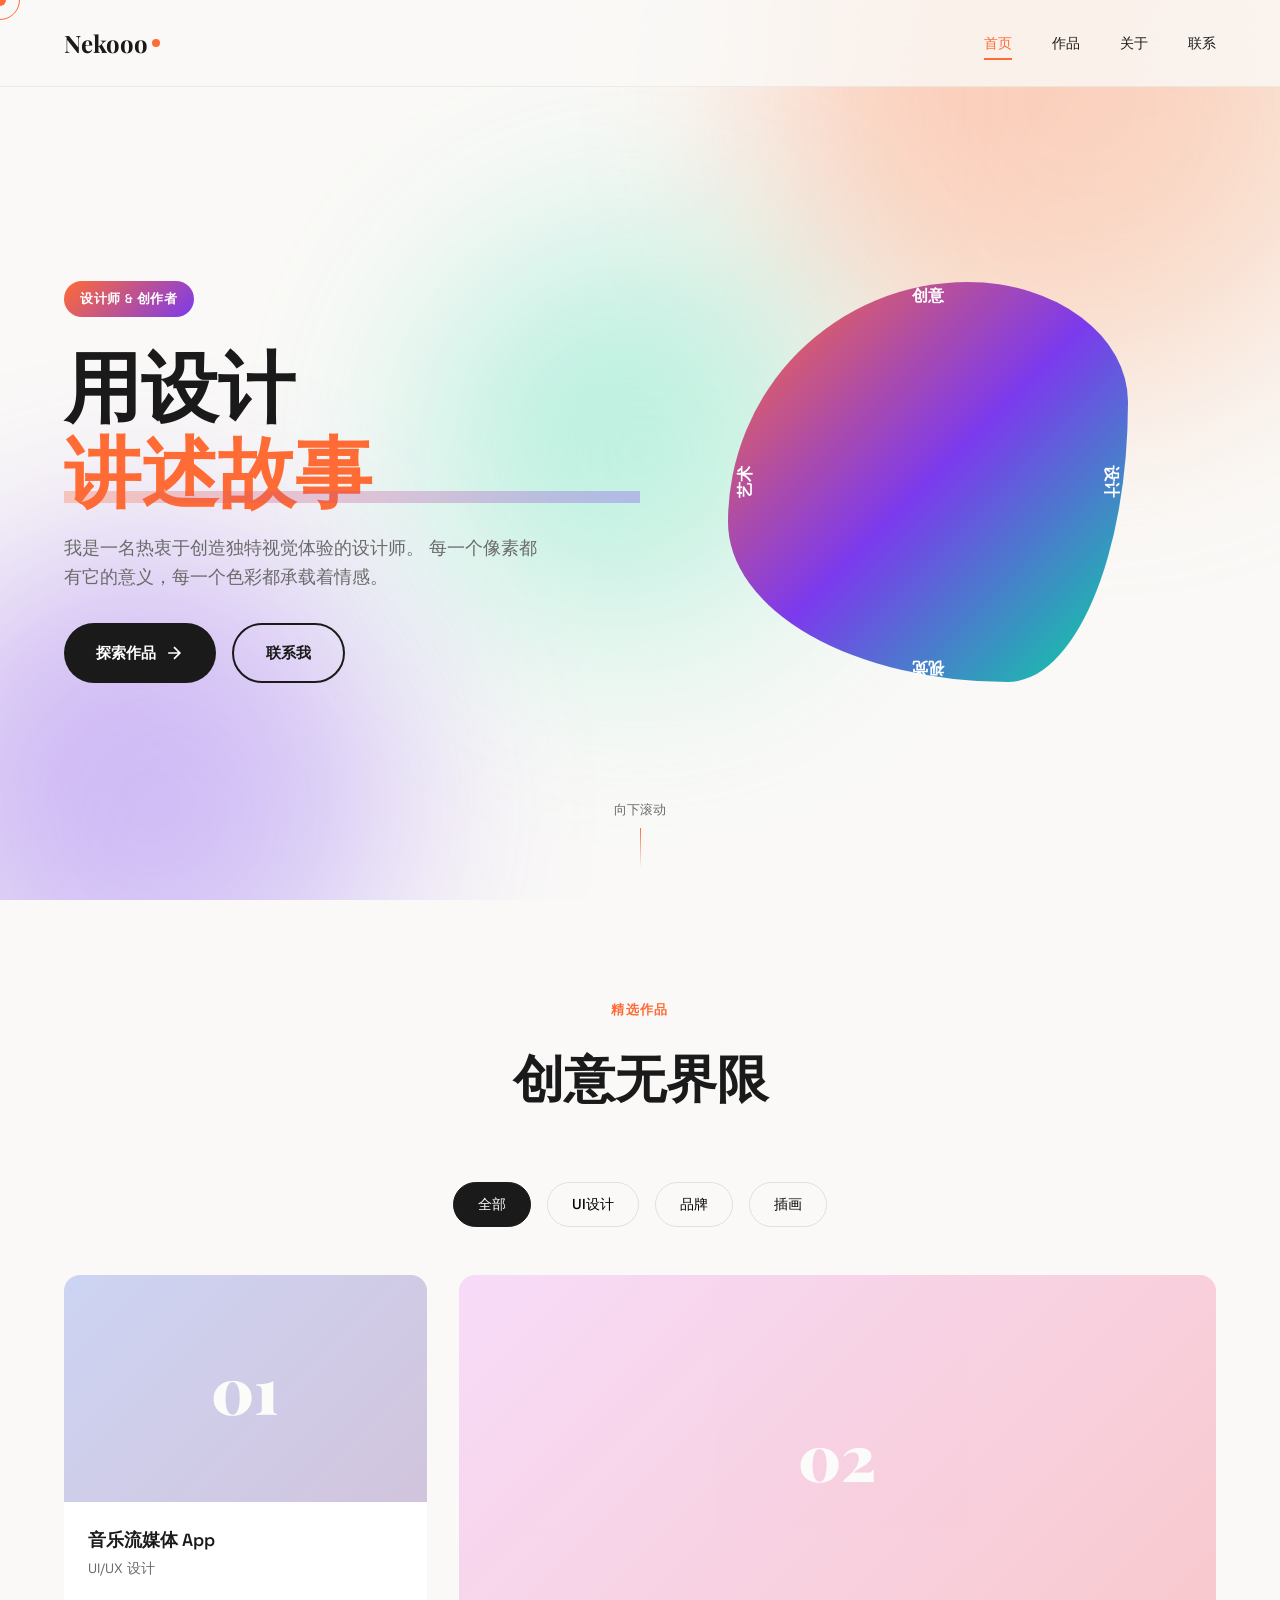
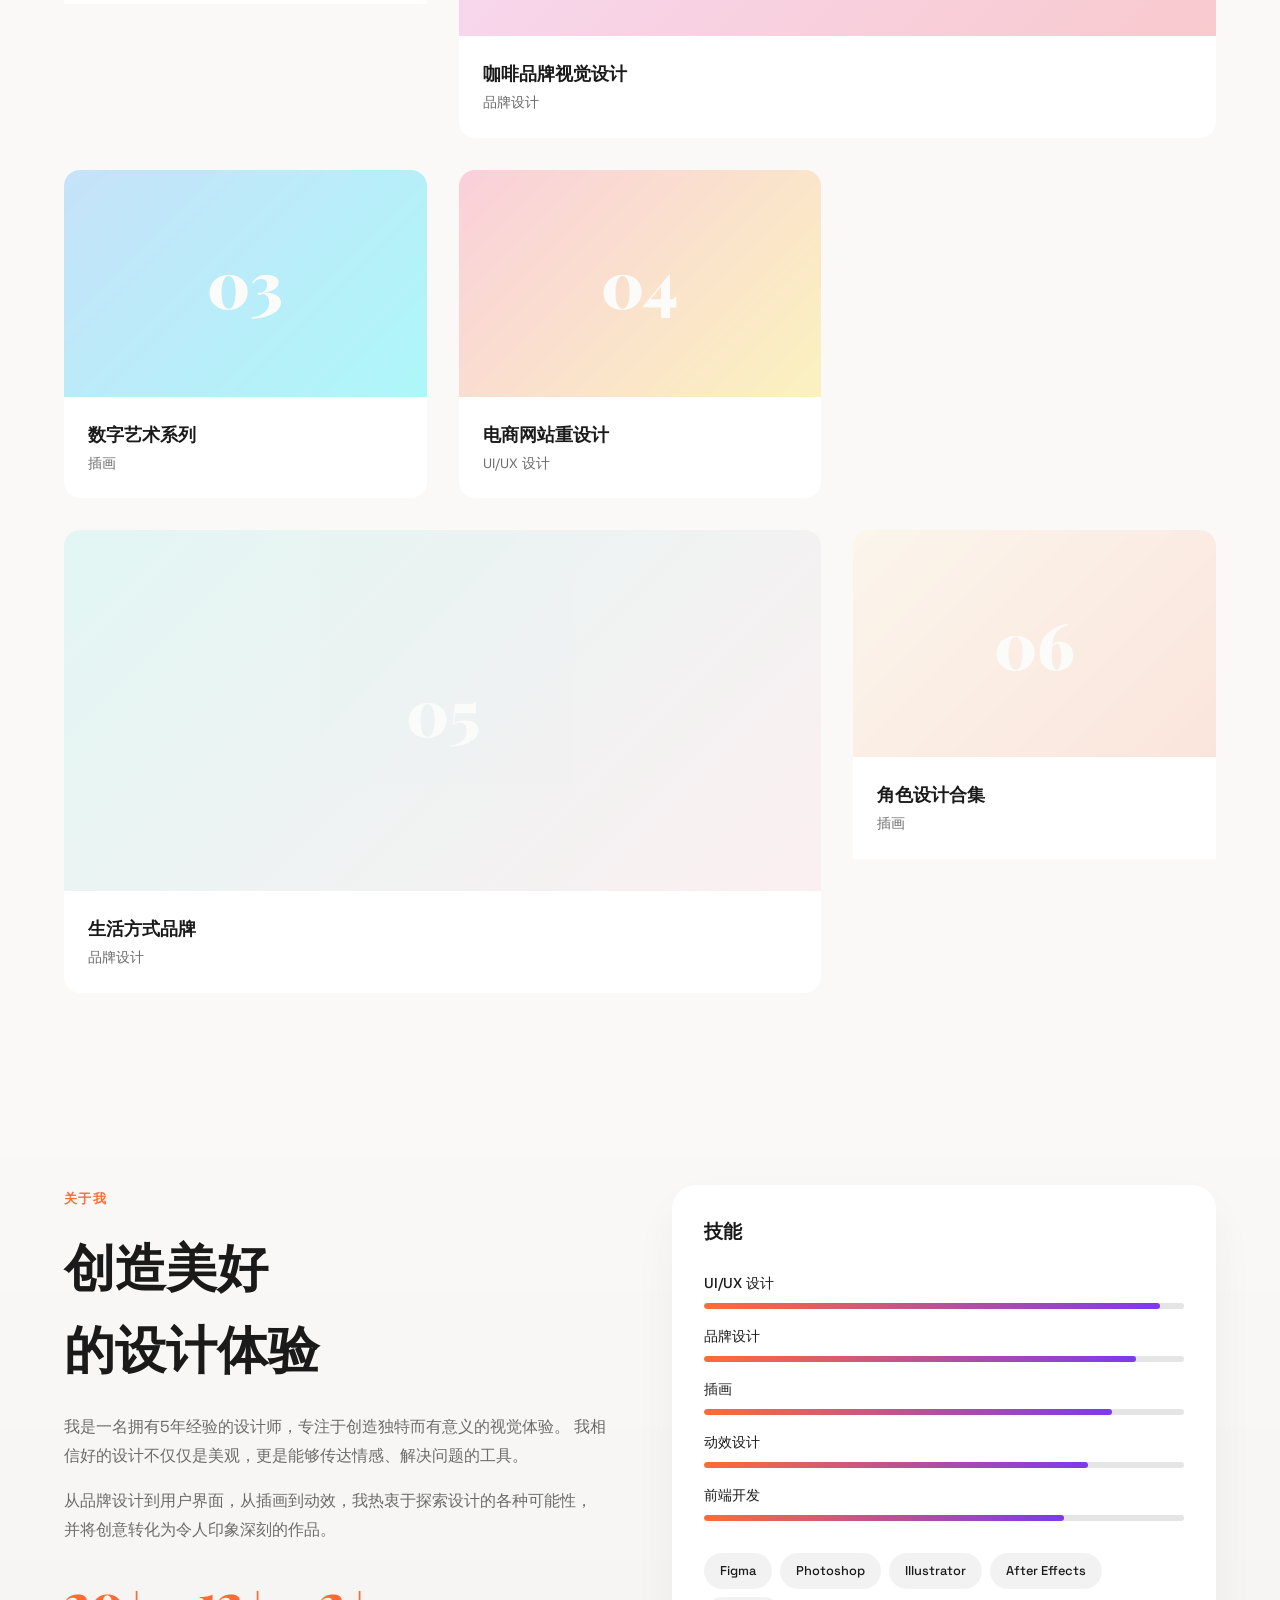
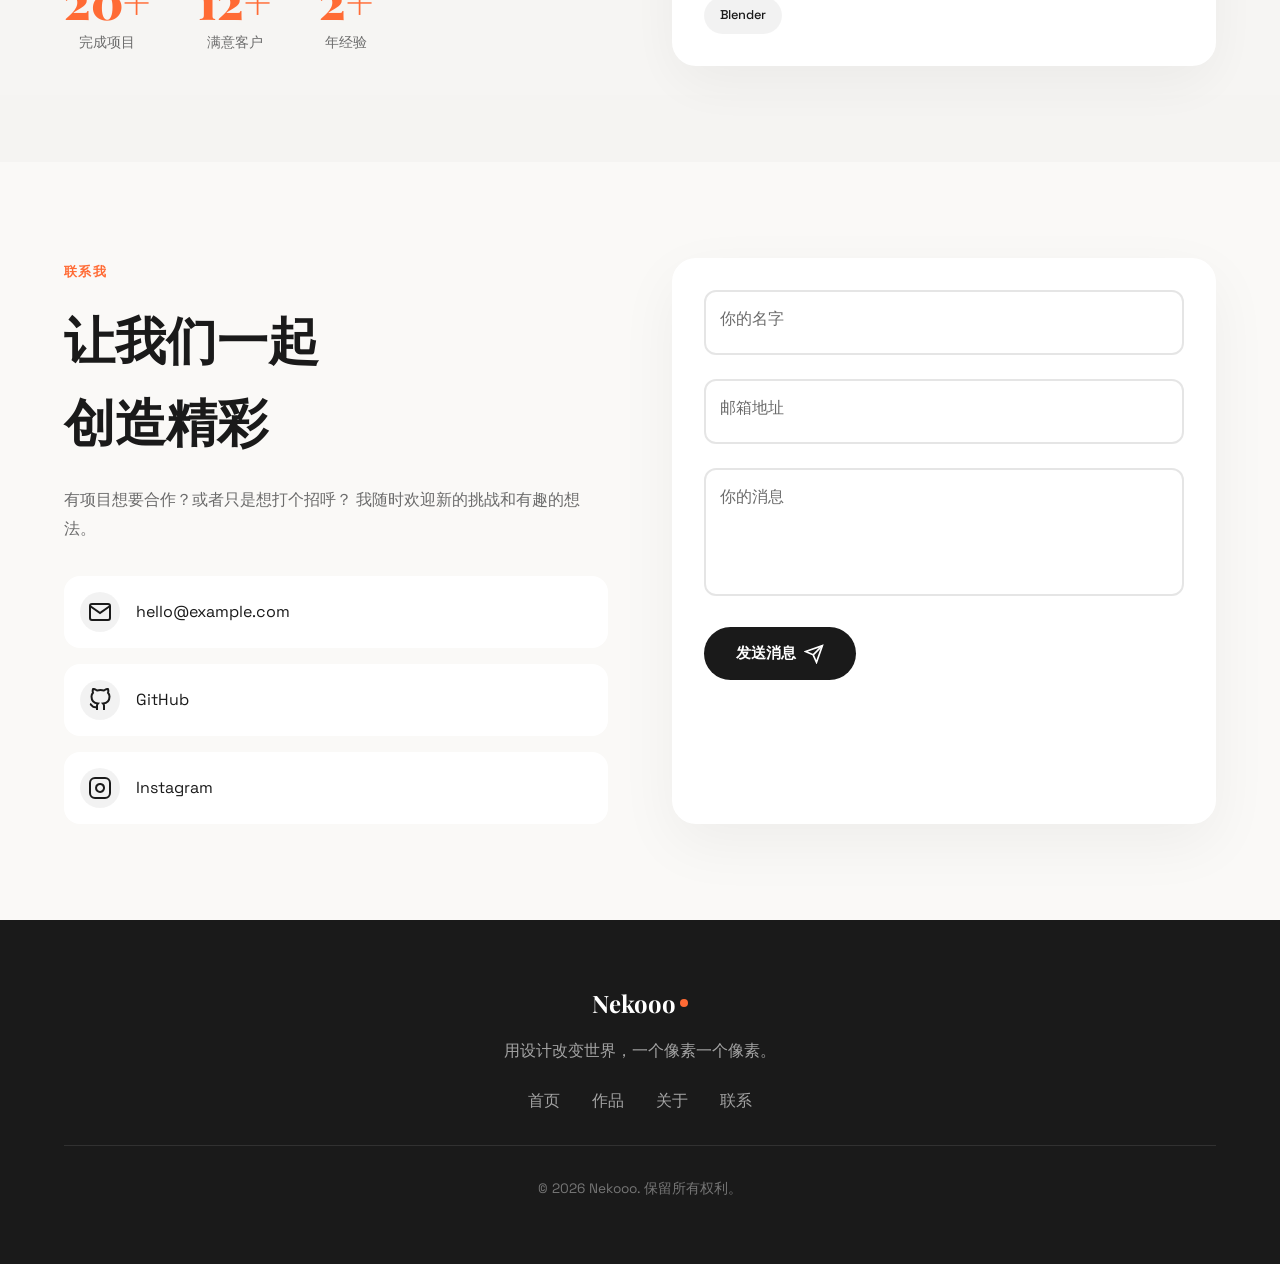
<file: portfolio/index.html>
<!DOCTYPE html>
<html lang="zh-CN">
<head>
    <meta charset="UTF-8">
    <meta name="viewport" content="width=device-width, initial-scale=1.0">
    <title>创意作品集 | Portfolio</title>
    <link rel="stylesheet" href="css/style.css">
    <link rel="preconnect" href="https://fonts.googleapis.com">
    <link rel="preconnect" href="https://fonts.gstatic.com" crossorigin>
    <link href="https://fonts.googleapis.com/css2?family=Playfair+Display:wght@400;700;900&family=Space+Grotesk:wght@300;400;500;600;700&display=swap" rel="stylesheet">
</head>
<body>
    <!-- 装饰性背景元素 -->
    <div class="bg-shapes">
        <div class="shape shape-1"></div>
        <div class="shape shape-2"></div>
        <div class="shape shape-3"></div>
    </div>

    <!-- 导航 -->
    <nav class="nav">
        <div class="nav-logo">
            <span class="logo-text">Nekooo</span>
            <span class="logo-dot"></span>
        </div>
        <ul class="nav-links">
            <li><a href="#home" class="nav-link active">首页</a></li>
            <li><a href="#works" class="nav-link">作品</a></li>
            <li><a href="#about" class="nav-link">关于</a></li>
            <li><a href="#contact" class="nav-link">联系</a></li>
        </ul>
        <button class="nav-menu-btn" aria-label="菜单">
            <span></span>
            <span></span>
        </button>
    </nav>

    <!-- Hero 区域 -->
    <section id="home" class="hero">
        <div class="hero-content">
            <div class="hero-tag">设计师 & 创作者</div>
            <h1 class="hero-title">
                <span class="title-line">用设计</span>
                <span class="title-line accent">讲述故事</span>
            </h1>
            <p class="hero-desc">
                我是一名热衷于创造独特视觉体验的设计师。
                每一个像素都有它的意义，每一个色彩都承载着情感。
            </p>
            <div class="hero-cta">
                <a href="#works" class="btn btn-primary">
                    <span>探索作品</span>
                    <svg width="20" height="20" viewBox="0 0 24 24" fill="none" stroke="currentColor" stroke-width="2">
                        <path d="M5 12h14M12 5l7 7-7 7"/>
                    </svg>
                </a>
                <a href="#contact" class="btn btn-outline">联系我</a>
            </div>
        </div>
        <div class="hero-visual">
            <div class="hero-shape">
                <div class="rotating-text">
                    <span>创意</span>
                    <span>设计</span>
                    <span>视觉</span>
                    <span>艺术</span>
                </div>
            </div>
        </div>
        <div class="scroll-indicator">
            <span>向下滚动</span>
            <div class="scroll-line"></div>
        </div>
    </section>

    <!-- 作品展示 -->
    <section id="works" class="works">
        <div class="section-header">
            <span class="section-tag">精选作品</span>
            <h2 class="section-title">创意无界限</h2>
        </div>

        <div class="works-filter">
            <button class="filter-btn active" data-filter="all">全部</button>
            <button class="filter-btn" data-filter="ui">UI设计</button>
            <button class="filter-btn" data-filter="brand">品牌</button>
            <button class="filter-btn" data-filter="illustration">插画</button>
        </div>

        <div class="works-grid">
            <!-- 作品卡片 1 -->
            <article class="work-card" data-category="ui">
                <div class="work-image">
                    <div class="work-placeholder" style="background: linear-gradient(135deg, #667eea 0%, #764ba2 100%);">
                        <span>01</span>
                    </div>
                    <div class="work-overlay">
                        <span class="work-view">查看详情</span>
                    </div>
                </div>
                <div class="work-info">
                    <h3 class="work-title">音乐流媒体 App</h3>
                    <p class="work-category">UI/UX 设计</p>
                </div>
            </article>

            <!-- 作品卡片 2 -->
            <article class="work-card large" data-category="brand">
                <div class="work-image">
                    <div class="work-placeholder" style="background: linear-gradient(135deg, #f093fb 0%, #f5576c 100%);">
                        <span>02</span>
                    </div>
                    <div class="work-overlay">
                        <span class="work-view">查看详情</span>
                    </div>
                </div>
                <div class="work-info">
                    <h3 class="work-title">咖啡品牌视觉设计</h3>
                    <p class="work-category">品牌设计</p>
                </div>
            </article>

            <!-- 作品卡片 3 -->
            <article class="work-card" data-category="illustration">
                <div class="work-image">
                    <div class="work-placeholder" style="background: linear-gradient(135deg, #4facfe 0%, #00f2fe 100%);">
                        <span>03</span>
                    </div>
                    <div class="work-overlay">
                        <span class="work-view">查看详情</span>
                    </div>
                </div>
                <div class="work-info">
                    <h3 class="work-title">数字艺术系列</h3>
                    <p class="work-category">插画</p>
                </div>
            </article>

            <!-- 作品卡片 4 -->
            <article class="work-card" data-category="ui">
                <div class="work-image">
                    <div class="work-placeholder" style="background: linear-gradient(135deg, #fa709a 0%, #fee140 100%);">
                        <span>04</span>
                    </div>
                    <div class="work-overlay">
                        <span class="work-view">查看详情</span>
                    </div>
                </div>
                <div class="work-info">
                    <h3 class="work-title">电商网站重设计</h3>
                    <p class="work-category">UI/UX 设计</p>
                </div>
            </article>

            <!-- 作品卡片 5 -->
            <article class="work-card large" data-category="brand">
                <div class="work-image">
                    <div class="work-placeholder" style="background: linear-gradient(135deg, #a8edea 0%, #fed6e3 100%);">
                        <span>05</span>
                    </div>
                    <div class="work-overlay">
                        <span class="work-view">查看详情</span>
                    </div>
                </div>
                <div class="work-info">
                    <h3 class="work-title">生活方式品牌</h3>
                    <p class="work-category">品牌设计</p>
                </div>
            </article>

            <!-- 作品卡片 6 -->
            <article class="work-card" data-category="illustration">
                <div class="work-image">
                    <div class="work-placeholder" style="background: linear-gradient(135deg, #ffecd2 0%, #fcb69f 100%);">
                        <span>06</span>
                    </div>
                    <div class="work-overlay">
                        <span class="work-view">查看详情</span>
                    </div>
                </div>
                <div class="work-info">
                    <h3 class="work-title">角色设计合集</h3>
                    <p class="work-category">插画</p>
                </div>
            </article>
        </div>
    </section>

    <!-- 关于我 -->
    <section id="about" class="about">
        <div class="about-content">
            <div class="about-text">
                <span class="section-tag">关于我</span>
                <h2 class="section-title">创造美好<br>的设计体验</h2>
                <p class="about-desc">
                    我是一名拥有5年经验的设计师，专注于创造独特而有意义的视觉体验。
                    我相信好的设计不仅仅是美观，更是能够传达情感、解决问题的工具。
                </p>
                <p class="about-desc">
                    从品牌设计到用户界面，从插画到动效，我热衷于探索设计的各种可能性，
                    并将创意转化为令人印象深刻的作品。
                </p>
                <div class="about-stats">
                    <div class="stat">
                        <span class="stat-number" data-target="50">0</span>
                        <span class="stat-label">完成项目</span>
                    </div>
                    <div class="stat">
                        <span class="stat-number" data-target="30">0</span>
                        <span class="stat-label">满意客户</span>
                    </div>
                    <div class="stat">
                        <span class="stat-number" data-target="5">0</span>
                        <span class="stat-label">年经验</span>
                    </div>
                </div>
            </div>
            <div class="about-skills">
                <h3 class="skills-title">技能</h3>
                <div class="skills-list">
                    <div class="skill-item">
                        <span class="skill-name">UI/UX 设计</span>
                        <div class="skill-bar"><div class="skill-progress" style="width: 95%"></div></div>
                    </div>
                    <div class="skill-item">
                        <span class="skill-name">品牌设计</span>
                        <div class="skill-bar"><div class="skill-progress" style="width: 90%"></div></div>
                    </div>
                    <div class="skill-item">
                        <span class="skill-name">插画</span>
                        <div class="skill-bar"><div class="skill-progress" style="width: 85%"></div></div>
                    </div>
                    <div class="skill-item">
                        <span class="skill-name">动效设计</span>
                        <div class="skill-bar"><div class="skill-progress" style="width: 80%"></div></div>
                    </div>
                    <div class="skill-item">
                        <span class="skill-name">前端开发</span>
                        <div class="skill-bar"><div class="skill-progress" style="width: 75%"></div></div>
                    </div>
                </div>
                <div class="tools-list">
                    <span class="tool-tag">Figma</span>
                    <span class="tool-tag">Photoshop</span>
                    <span class="tool-tag">Illustrator</span>
                    <span class="tool-tag">After Effects</span>
                    <span class="tool-tag">Blender</span>
                </div>
            </div>
        </div>
    </section>

    <!-- 联系 -->
    <section id="contact" class="contact">
        <div class="contact-content">
            <div class="contact-text">
                <span class="section-tag">联系我</span>
                <h2 class="section-title">让我们一起<br>创造精彩</h2>
                <p class="contact-desc">
                    有项目想要合作？或者只是想打个招呼？
                    我随时欢迎新的挑战和有趣的想法。
                </p>
                <div class="contact-links">
                    <a href="mailto:hello@example.com" class="contact-link">
                        <span class="link-icon">
                            <svg width="24" height="24" viewBox="0 0 24 24" fill="none" stroke="currentColor" stroke-width="2">
                                <path d="M4 4h16c1.1 0 2 .9 2 2v12c0 1.1-.9 2-2 2H4c-1.1 0-2-.9-2-2V6c0-1.1.9-2 2-2z"/>
                                <polyline points="22,6 12,13 2,6"/>
                            </svg>
                        </span>
                        <span>hello@example.com</span>
                    </a>
                    <a href="#" class="contact-link">
                        <span class="link-icon">
                            <svg width="24" height="24" viewBox="0 0 24 24" fill="none" stroke="currentColor" stroke-width="2">
                                <path d="M9 19c-5 1.5-5-2.5-7-3m14 6v-3.87a3.37 3.37 0 0 0-.94-2.61c3.14-.35 6.44-1.54 6.44-7A5.44 5.44 0 0 0 20 4.77 5.07 5.07 0 0 0 19.91 1S18.73.65 16 2.48a13.38 13.38 0 0 0-7 0C6.27.65 5.09 1 5.09 1A5.07 5.07 0 0 0 5 4.77a5.44 5.44 0 0 0-1.5 3.78c0 5.42 3.3 6.61 6.44 7A3.37 3.37 0 0 0 9 18.13V22"/>
                            </svg>
                        </span>
                        <span>GitHub</span>
                    </a>
                    <a href="#" class="contact-link">
                        <span class="link-icon">
                            <svg width="24" height="24" viewBox="0 0 24 24" fill="none" stroke="currentColor" stroke-width="2">
                                <rect x="2" y="2" width="20" height="20" rx="5" ry="5"/>
                                <path d="M16 11.37A4 4 0 1 1 12.63 8 4 4 0 0 1 16 11.37z"/>
                                <line x1="17.5" y1="6.5" x2="17.51" y2="6.5"/>
                            </svg>
                        </span>
                        <span>Instagram</span>
                    </a>
                </div>
            </div>
            <form class="contact-form">
                <div class="form-group">
                    <input type="text" id="name" required placeholder=" ">
                    <label for="name">你的名字</label>
                </div>
                <div class="form-group">
                    <input type="email" id="email" required placeholder=" ">
                    <label for="email">邮箱地址</label>
                </div>
                <div class="form-group">
                    <textarea id="message" rows="4" required placeholder=" "></textarea>
                    <label for="message">你的消息</label>
                </div>
                <button type="submit" class="btn btn-primary btn-submit">
                    <span>发送消息</span>
                    <svg width="20" height="20" viewBox="0 0 24 24" fill="none" stroke="currentColor" stroke-width="2">
                        <line x1="22" y1="2" x2="11" y2="13"/>
                        <polygon points="22 2 15 22 11 13 2 9 22 2"/>
                    </svg>
                </button>
            </form>
        </div>
    </section>

    <!-- 页脚 -->
    <footer class="footer">
        <div class="footer-content">
            <div class="footer-logo">
                <span class="logo-text">Nekooo</span>
                <span class="logo-dot"></span>
            </div>
            <p class="footer-text">用设计改变世界，一个像素一个像素。</p>
            <div class="footer-links">
                <a href="#home">首页</a>
                <a href="#works">作品</a>
                <a href="#about">关于</a>
                <a href="#contact">联系</a>
            </div>
        </div>
        <div class="footer-bottom">
            <p>&copy; 2026 Nekooo. 保留所有权利。</p>
        </div>
    </footer>

    <!-- 光标效果 -->
    <div class="cursor"></div>
    <div class="cursor-follower"></div>

    <script src="js/main.js"></script>
</body>
</html>
</file>
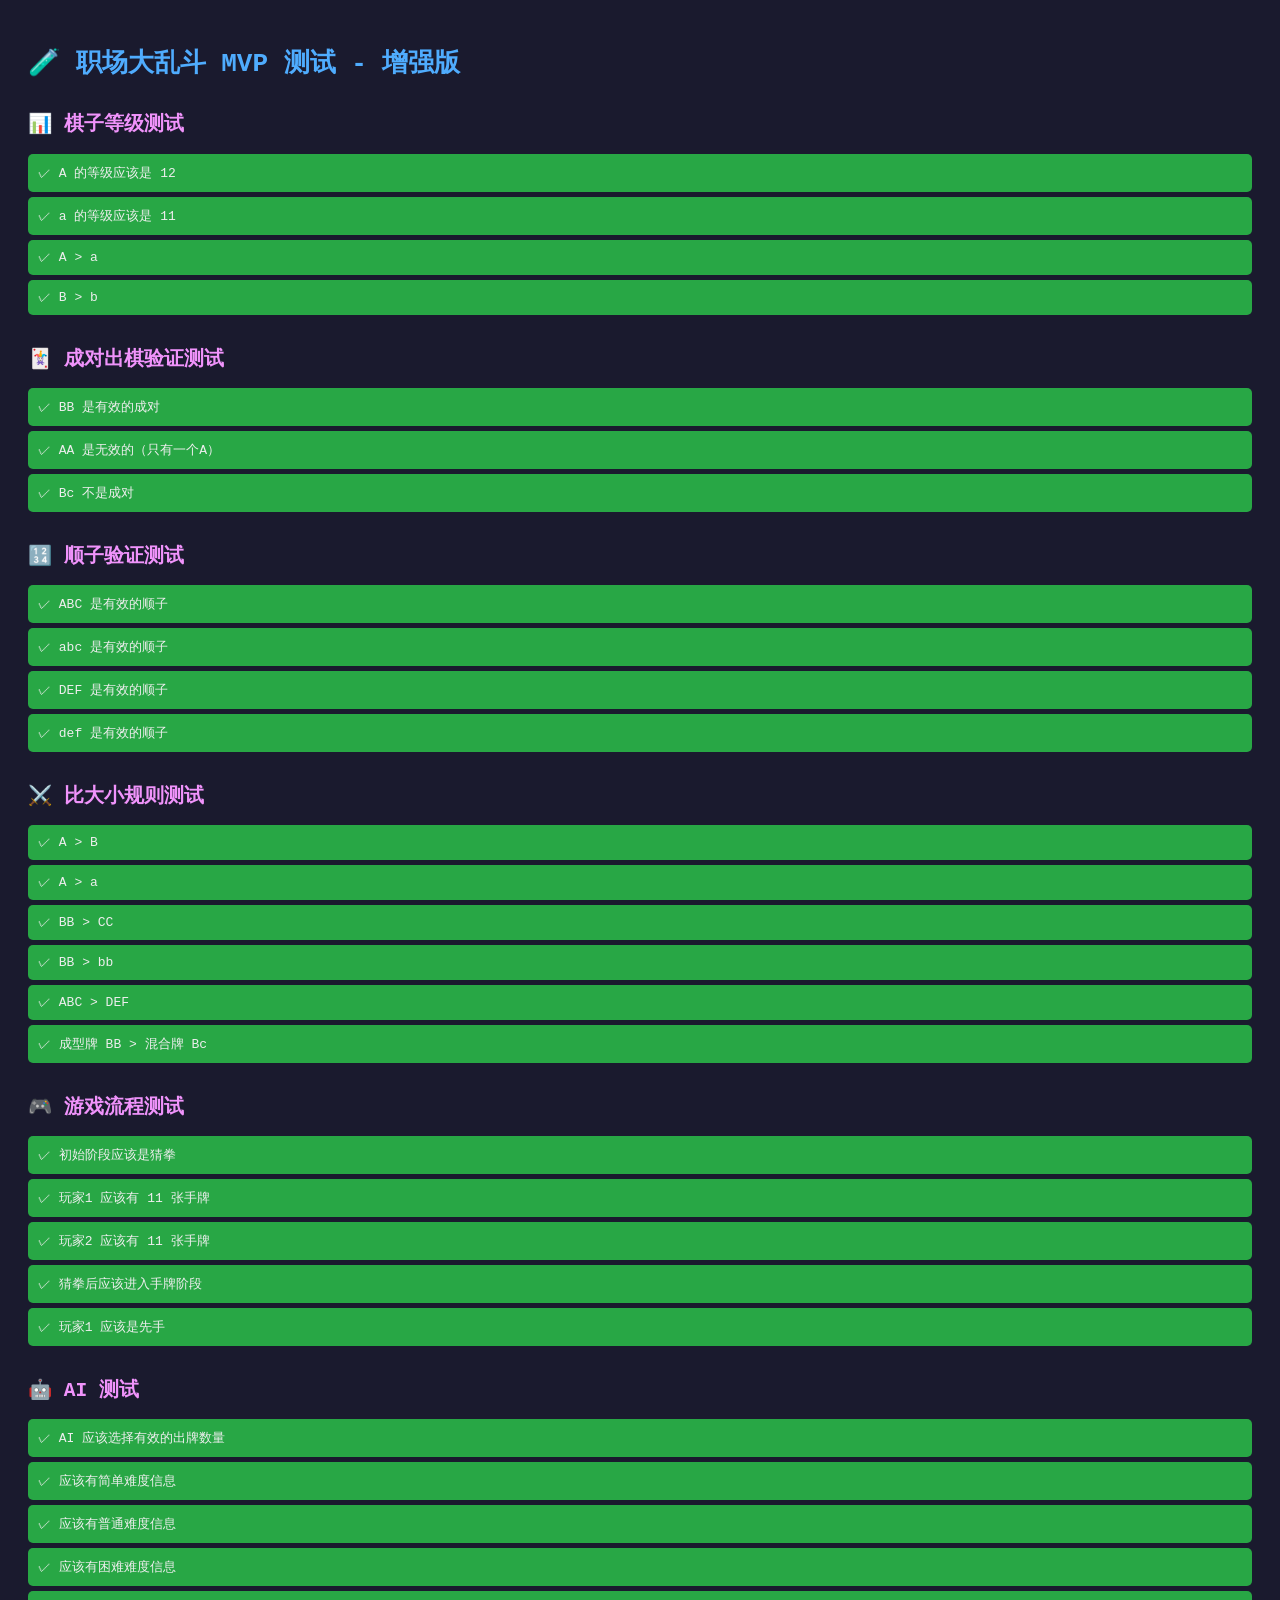
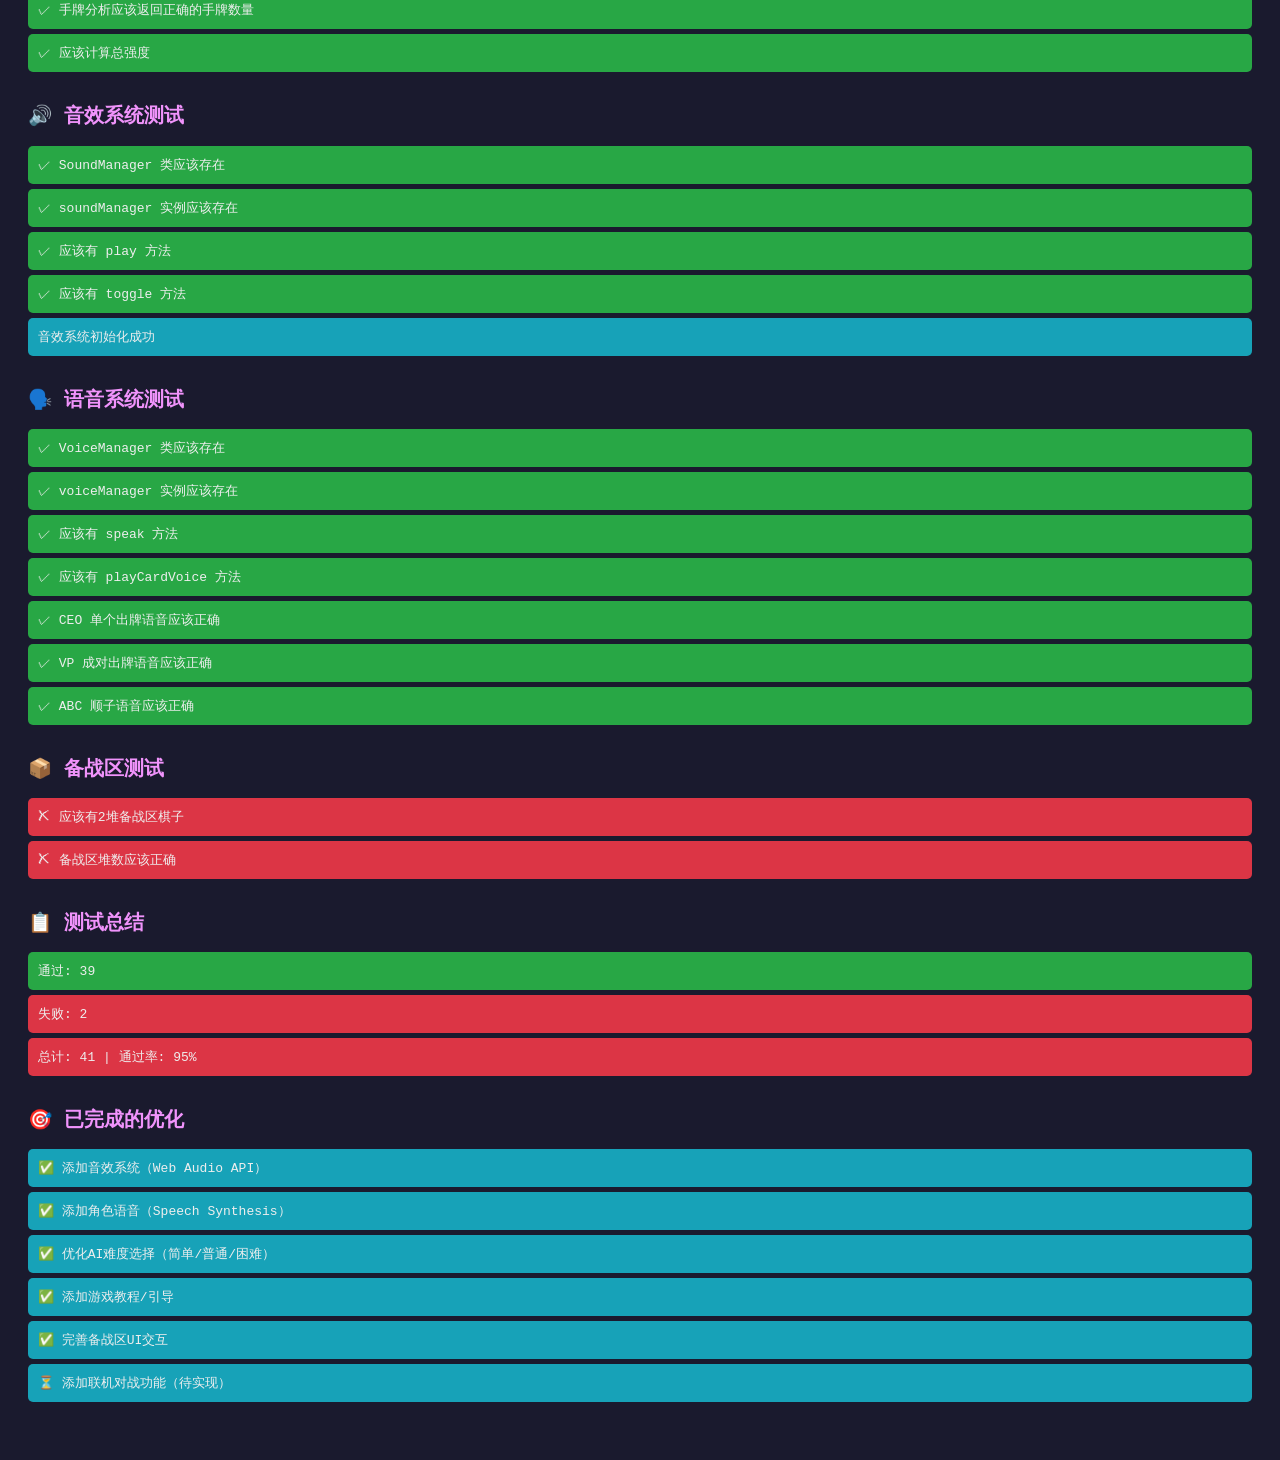
<file: test.html>
<!DOCTYPE html>
<html lang="zh-CN">
<head>
    <meta charset="UTF-8">
    <title>MVP 测试页面 - 增强版</title>
    <style>
        body {
            font-family: monospace;
            padding: 20px;
            background: #1a1a2e;
            color: #eee;
        }
        h1 { color: #4facfe; }
        h2 { color: #f093fb; margin-top: 30px; }
        .test-result {
            padding: 10px;
            margin: 5px 0;
            border-radius: 5px;
        }
        .pass { background: #28a745; }
        .fail { background: #dc3545; }
        .info { background: #17a2b8; }
        pre {
            background: #16213e;
            padding: 10px;
            border-radius: 5px;
            overflow-x: auto;
        }
        .section {
            margin-bottom: 30px;
        }
    </style>
</head>
<body>
    <h1>🧪 职场大乱斗 MVP 测试 - 增强版</h1>
    <div id="test-results"></div>

    <!-- 加载所有JS文件 -->
    <script src="js/pieces.js"></script>
    <script src="js/player.js"></script>
    <script src="js/game.js"></script>
    <script src="js/ai.js"></script>
    <script src="js/sound.js"></script>
    <script src="js/voice.js"></script>

    <script>
        const results = document.getElementById('test-results');
        let passCount = 0;
        let failCount = 0;

        function log(message, type = 'info') {
            const div = document.createElement('div');
            div.className = `test-result ${type}`;
            div.textContent = message;
            results.appendChild(div);
            if (type === 'pass') passCount++;
            if (type === 'fail') failCount++;
        }

        function assert(condition, message) {
            if (condition) {
                log(`✓ ${message}`, 'pass');
            } else {
                log(`✗ ${message}`, 'fail');
            }
            return condition;
        }

        function group(title) {
            const h2 = document.createElement('h2');
            h2.textContent = title;
            results.appendChild(h2);
        }

        // ========== 测试开始 ==========

        group('📊 棋子等级测试');

        assert(PIECE_RANKS['A'] === 12, 'A 的等级应该是 12');
        assert(PIECE_RANKS['a'] === 11, 'a 的等级应该是 11');
        assert(PIECE_RANKS['A'] > PIECE_RANKS['a'], 'A > a');
        assert(PIECE_RANKS['B'] > PIECE_RANKS['b'], 'B > b');

        group('🃏 成对出棋验证测试');

        assert(isValidPair(['B', 'B']) === true, 'BB 是有效的成对');
        assert(isValidPair(['A', 'A']) === false, 'AA 是无效的（只有一个A）');
        assert(isValidPair(['B', 'c']) === false, 'Bc 不是成对');

        group('🔢 顺子验证测试');

        assert(isValidSequence(['A', 'B', 'C']) === true, 'ABC 是有效的顺子');
        assert(isValidSequence(['a', 'b', 'c']) === true, 'abc 是有效的顺子');
        assert(isValidSequence(['D', 'E', 'F']) === true, 'DEF 是有效的顺子');
        assert(isValidSequence(['d', 'e', 'f']) === true, 'def 是有效的顺子');

        group('⚔️ 比大小规则测试');

        assert(comparePieces(['A'], ['B']) > 0, 'A > B');
        assert(comparePieces(['A'], ['a']) > 0, 'A > a');
        assert(comparePieces(['B', 'B'], ['C', 'C']) > 0, 'BB > CC');
        assert(comparePieces(['B', 'B'], ['b', 'b']) > 0, 'BB > bb');
        assert(comparePieces(['A', 'B', 'C'], ['D', 'E', 'F']) > 0, 'ABC > DEF');
        assert(comparePieces(['B', 'B'], ['B', 'c']) > 0, '成型牌 BB > 混合牌 Bc');

        group('🎮 游戏流程测试');

        const game = new Game();
        game.init('玩家1', '玩家2', false);

        assert(game.phase === 'rockPaperScissors', '初始阶段应该是猜拳');
        assert(game.player1.getHandCount() === 11, '玩家1 应该有 11 张手牌');
        assert(game.player2.getHandCount() === 11, '玩家2 应该有 11 张手牌');

        game.setRockPaperScissorsWinner(1);
        assert(game.phase === 'hand', '猜拳后应该进入手牌阶段');
        assert(game.currentPlayer.id === 1, '玩家1 应该是先手');

        group('🤖 AI 测试');

        const ai = new AI('normal');
        const aiPlayer = new Player(2, 'AI', 'lowercase');
        aiPlayer.setHand(['a', 'b', 'b', 'c', 'c', 'd', 'd', 'e', 'e', 'f', 'f']);

        const playCount = ai.decidePlayCount(aiPlayer, game.player1);
        assert([1, 2, 3].includes(playCount), 'AI 应该选择有效的出牌数量');

        // 测试AI难度信息
        const difficultyInfo = AI.getDifficultyInfo();
        assert(difficultyInfo.easy !== undefined, '应该有简单难度信息');
        assert(difficultyInfo.normal !== undefined, '应该有普通难度信息');
        assert(difficultyInfo.hard !== undefined, '应该有困难难度信息');

        // 测试AI手牌分析
        const analysis = ai.analyzeHand(aiPlayer, game.player1);
        assert(analysis.handSize === 11, '手牌分析应该返回正确的手牌数量');
        assert(typeof analysis.totalStrength === 'number', '应该计算总强度');

        group('🔊 音效系统测试');

        assert(typeof SoundManager !== 'undefined', 'SoundManager 类应该存在');
        assert(typeof soundManager !== 'undefined', 'soundManager 实例应该存在');
        assert(typeof soundManager.play === 'function', '应该有 play 方法');
        assert(typeof soundManager.toggle === 'function', '应该有 toggle 方法');

        // 尝试初始化音效（可能会因为用户未交互而失败）
        try {
            soundManager.init();
            log('音效系统初始化成功', 'info');
        } catch (e) {
            log('音效系统初始化需要用户交互', 'info');
        }

        group('🗣️ 语音系统测试');

        assert(typeof VoiceManager !== 'undefined', 'VoiceManager 类应该存在');
        assert(typeof voiceManager !== 'undefined', 'voiceManager 实例应该存在');
        assert(typeof voiceManager.speak === 'function', '应该有 speak 方法');
        assert(typeof voiceManager.playCardVoice === 'function', '应该有 playCardVoice 方法');

        // 测试语音文本获取
        const singleVoice = voiceManager.getSingleVoice('A');
        assert(singleVoice === '我来搞定', 'CEO 单个出牌语音应该正确');

        const pairVoice = voiceManager.getPairVoice('B');
        assert(pairVoice === '咱们俩上', 'VP 成对出牌语音应该正确');

        const seqVoice = voiceManager.getSequenceVoice(['A', 'B', 'C']);
        assert(seqVoice === '高管团出动！', 'ABC 顺子语音应该正确');

        group('📦 备战区测试');

        const testPlayer = new Player(1, '测试玩家', 'uppercase');
        testPlayer.setHand(['A', 'B']);
        testPlayer.addToReserve(['A', 'b', 'C', 'd'], 'A');

        assert(testPlayer.reservePiles.length === 2, '应该有2堆备战区棋子');
        assert(testPlayer.getReservePileCount() === 2, '备战区堆数应该正确');

        // ========== 测试总结 ==========

        const summary = document.createElement('div');
        summary.innerHTML = `
            <h2>📋 测试总结</h2>
            <div class="test-result pass">通过: ${passCount}</div>
            <div class="test-result fail">失败: ${failCount}</div>
            <div class="test-result ${failCount === 0 ? 'pass' : 'fail'}">
                总计: ${passCount + failCount} | 通过率: ${Math.round(passCount / (passCount + failCount) * 100)}%
            </div>
            <div class="section">
                <h2>🎯 已完成的优化</h2>
                <div class="test-result info">✅ 添加音效系统（Web Audio API）</div>
                <div class="test-result info">✅ 添加角色语音（Speech Synthesis）</div>
                <div class="test-result info">✅ 优化AI难度选择（简单/普通/困难）</div>
                <div class="test-result info">✅ 添加游戏教程/引导</div>
                <div class="test-result info">✅ 完善备战区UI交互</div>
                <div class="test-result info">⏳ 添加联机对战功能（待实现）</div>
            </div>
        `;
        results.appendChild(summary);

        console.log(`测试完成！通过: ${passCount}, 失败: ${failCount}`);
    </script>
</body>
</html>
</file>
<file: portfolio/css/style.css>
/* ========================================
   创意艺术风格作品集网站样式
   ======================================== */

/* 变量定义 */
:root {
    --color-bg: #faf9f7;
    --color-text: #1a1a1a;
    --color-text-muted: #6b6b6b;
    --color-accent: #ff6b35;
    --color-accent-2: #7c3aed;
    --color-accent-3: #06d6a0;
    --font-display: 'Playfair Display', serif;
    --font-body: 'Space Grotesk', sans-serif;
    --transition-fast: 0.2s ease;
    --transition-medium: 0.4s cubic-bezier(0.4, 0, 0.2, 1);
    --transition-slow: 0.6s cubic-bezier(0.4, 0, 0.2, 1);
}

/* 重置样式 */
*, *::before, *::after {
    margin: 0;
    padding: 0;
    box-sizing: border-box;
}

html {
    scroll-behavior: smooth;
    font-size: 16px;
}

body {
    font-family: var(--font-body);
    background-color: var(--color-bg);
    color: var(--color-text);
    line-height: 1.6;
    overflow-x: hidden;
    cursor: none;
}

a {
    text-decoration: none;
    color: inherit;
    cursor: none;
}

button {
    border: none;
    background: none;
    cursor: none;
    font-family: inherit;
}

img {
    max-width: 100%;
    display: block;
}

/* 自定义光标 */
.cursor {
    width: 12px;
    height: 12px;
    background: var(--color-accent);
    border-radius: 50%;
    position: fixed;
    pointer-events: none;
    z-index: 9999;
    transform: translate(-50%, -50%);
    transition: transform 0.1s ease, width 0.2s ease, height 0.2s ease;
}

.cursor-follower {
    width: 40px;
    height: 40px;
    border: 1px solid var(--color-accent);
    border-radius: 50%;
    position: fixed;
    pointer-events: none;
    z-index: 9998;
    transform: translate(-50%, -50%);
    transition: transform 0.15s ease-out, width 0.3s ease, height 0.3s ease, border-color 0.3s ease;
}

.cursor.hover {
    transform: translate(-50%, -50%) scale(2);
    background: var(--color-accent-2);
}

.cursor-follower.hover {
    width: 60px;
    height: 60px;
    border-color: var(--color-accent-2);
}

/* 背景装饰形状 */
.bg-shapes {
    position: fixed;
    top: 0;
    left: 0;
    width: 100%;
    height: 100%;
    pointer-events: none;
    z-index: -1;
    overflow: hidden;
}

.shape {
    position: absolute;
    border-radius: 50%;
    filter: blur(100px);
    opacity: 0.4;
}

.shape-1 {
    width: 600px;
    height: 600px;
    background: linear-gradient(135deg, #ff6b35 0%, #f7c59f 100%);
    top: -200px;
    right: -100px;
    animation: float 20s ease-in-out infinite;
}

.shape-2 {
    width: 500px;
    height: 500px;
    background: linear-gradient(135deg, #7c3aed 0%, #a78bfa 100%);
    bottom: -150px;
    left: -100px;
    animation: float 25s ease-in-out infinite reverse;
}

.shape-3 {
    width: 400px;
    height: 400px;
    background: linear-gradient(135deg, #06d6a0 0%, #b8f3d9 100%);
    top: 50%;
    left: 50%;
    transform: translate(-50%, -50%);
    animation: float 30s ease-in-out infinite;
}

@keyframes float {
    0%, 100% { transform: translate(0, 0) rotate(0deg); }
    25% { transform: translate(30px, -30px) rotate(5deg); }
    50% { transform: translate(-20px, 20px) rotate(-5deg); }
    75% { transform: translate(20px, 10px) rotate(3deg); }
}

/* 导航 */
.nav {
    position: fixed;
    top: 0;
    left: 0;
    right: 0;
    padding: 1.5rem 4rem;
    display: flex;
    justify-content: space-between;
    align-items: center;
    z-index: 100;
    background: rgba(250, 249, 247, 0.8);
    backdrop-filter: blur(20px);
    border-bottom: 1px solid rgba(0, 0, 0, 0.05);
}

.nav-logo {
    display: flex;
    align-items: center;
    gap: 4px;
}

.logo-text {
    font-family: var(--font-display);
    font-size: 1.5rem;
    font-weight: 700;
}

.logo-dot {
    width: 8px;
    height: 8px;
    background: var(--color-accent);
    border-radius: 50%;
    animation: pulse 2s ease-in-out infinite;
}

@keyframes pulse {
    0%, 100% { transform: scale(1); opacity: 1; }
    50% { transform: scale(1.2); opacity: 0.7; }
}

.nav-links {
    display: flex;
    gap: 2.5rem;
    list-style: none;
}

.nav-link {
    font-size: 0.9rem;
    font-weight: 500;
    position: relative;
    padding: 0.5rem 0;
    transition: color var(--transition-fast);
}

.nav-link::after {
    content: '';
    position: absolute;
    bottom: 0;
    left: 0;
    width: 0;
    height: 2px;
    background: var(--color-accent);
    transition: width var(--transition-medium);
}

.nav-link:hover,
.nav-link.active {
    color: var(--color-accent);
}

.nav-link:hover::after,
.nav-link.active::after {
    width: 100%;
}

.nav-menu-btn {
    display: none;
    flex-direction: column;
    gap: 6px;
    padding: 10px;
}

.nav-menu-btn span {
    width: 24px;
    height: 2px;
    background: var(--color-text);
    transition: var(--transition-fast);
}

/* Hero 区域 */
.hero {
    min-height: 100vh;
    display: grid;
    grid-template-columns: 1fr 1fr;
    align-items: center;
    padding: 8rem 4rem 4rem;
    position: relative;
}

.hero-content {
    max-width: 600px;
}

.hero-tag {
    display: inline-block;
    padding: 0.5rem 1rem;
    background: linear-gradient(135deg, var(--color-accent), var(--color-accent-2));
    color: white;
    font-size: 0.8rem;
    font-weight: 600;
    border-radius: 2rem;
    margin-bottom: 1.5rem;
    letter-spacing: 0.05em;
}

.hero-title {
    font-family: var(--font-display);
    font-size: clamp(3rem, 6vw, 5rem);
    font-weight: 900;
    line-height: 1.1;
    margin-bottom: 1.5rem;
}

.title-line {
    display: block;
}

.title-line.accent {
    color: var(--color-accent);
    position: relative;
}

.title-line.accent::after {
    content: '';
    position: absolute;
    bottom: 0.1em;
    left: 0;
    width: 100%;
    height: 0.15em;
    background: linear-gradient(90deg, var(--color-accent), var(--color-accent-2));
    opacity: 0.3;
}

.hero-desc {
    font-size: 1.1rem;
    color: var(--color-text-muted);
    margin-bottom: 2rem;
    max-width: 480px;
}

.hero-cta {
    display: flex;
    gap: 1rem;
    flex-wrap: wrap;
}

/* 按钮样式 */
.btn {
    display: inline-flex;
    align-items: center;
    gap: 0.5rem;
    padding: 1rem 2rem;
    font-size: 0.95rem;
    font-weight: 600;
    border-radius: 3rem;
    transition: all var(--transition-medium);
    position: relative;
    overflow: hidden;
}

.btn-primary {
    background: var(--color-text);
    color: white;
}

.btn-primary::before {
    content: '';
    position: absolute;
    top: 0;
    left: 0;
    width: 100%;
    height: 100%;
    background: linear-gradient(135deg, var(--color-accent), var(--color-accent-2));
    opacity: 0;
    transition: opacity var(--transition-medium);
}

.btn-primary:hover::before {
    opacity: 1;
}

.btn-primary span,
.btn-primary svg {
    position: relative;
    z-index: 1;
}

.btn-outline {
    border: 2px solid var(--color-text);
    background: transparent;
}

.btn-outline:hover {
    background: var(--color-text);
    color: white;
}

/* Hero 视觉装饰 */
.hero-visual {
    display: flex;
    justify-content: center;
    align-items: center;
}

.hero-shape {
    width: 400px;
    height: 400px;
    position: relative;
}

.hero-shape::before {
    content: '';
    position: absolute;
    inset: 0;
    background: linear-gradient(135deg, var(--color-accent), var(--color-accent-2), var(--color-accent-3));
    border-radius: 60% 40% 30% 70% / 60% 30% 70% 40%;
    animation: morph 8s ease-in-out infinite;
}

@keyframes morph {
    0%, 100% { border-radius: 60% 40% 30% 70% / 60% 30% 70% 40%; }
    50% { border-radius: 30% 60% 70% 40% / 50% 60% 30% 60%; }
}

.rotating-text {
    position: absolute;
    top: 50%;
    left: 50%;
    transform: translate(-50%, -50%);
    width: 100%;
    height: 100%;
    animation: rotate 20s linear infinite;
}

.rotating-text span {
    position: absolute;
    font-family: var(--font-display);
    font-size: 1rem;
    font-weight: 600;
    color: white;
}

.rotating-text span:nth-child(1) { top: 0; left: 50%; transform: translateX(-50%); }
.rotating-text span:nth-child(2) { top: 50%; right: 0; transform: translateY(-50%) rotate(90deg); }
.rotating-text span:nth-child(3) { bottom: 0; left: 50%; transform: translateX(-50%) rotate(180deg); }
.rotating-text span:nth-child(4) { top: 50%; left: 0; transform: translateY(-50%) rotate(270deg); }

@keyframes rotate {
    from { transform: translate(-50%, -50%) rotate(0deg); }
    to { transform: translate(-50%, -50%) rotate(360deg); }
}

/* 滚动指示器 */
.scroll-indicator {
    position: absolute;
    bottom: 2rem;
    left: 50%;
    transform: translateX(-50%);
    display: flex;
    flex-direction: column;
    align-items: center;
    gap: 0.5rem;
    color: var(--color-text-muted);
    font-size: 0.8rem;
}

.scroll-line {
    width: 1px;
    height: 40px;
    background: linear-gradient(to bottom, var(--color-accent), transparent);
    animation: scrollLine 2s ease-in-out infinite;
}

@keyframes scrollLine {
    0%, 100% { transform: scaleY(1); opacity: 1; }
    50% { transform: scaleY(0.5); opacity: 0.5; }
}

/* Section 通用样式 */
.section-header {
    text-align: center;
    margin-bottom: 4rem;
}

.section-tag {
    display: inline-block;
    font-size: 0.8rem;
    font-weight: 600;
    color: var(--color-accent);
    letter-spacing: 0.1em;
    text-transform: uppercase;
    margin-bottom: 1rem;
}

.section-title {
    font-family: var(--font-display);
    font-size: clamp(2.5rem, 4vw, 3.5rem);
    font-weight: 700;
}

/* 作品展示 */
.works {
    padding: 6rem 4rem;
}

.works-filter {
    display: flex;
    justify-content: center;
    gap: 1rem;
    margin-bottom: 3rem;
    flex-wrap: wrap;
}

.filter-btn {
    padding: 0.75rem 1.5rem;
    font-size: 0.9rem;
    font-weight: 500;
    border-radius: 2rem;
    border: 1px solid rgba(0, 0, 0, 0.1);
    transition: all var(--transition-fast);
}

.filter-btn:hover,
.filter-btn.active {
    background: var(--color-text);
    color: white;
    border-color: var(--color-text);
}

.works-grid {
    display: grid;
    grid-template-columns: repeat(3, 1fr);
    gap: 2rem;
}

.work-card {
    position: relative;
    border-radius: 1rem;
    overflow: hidden;
    transition: transform var(--transition-medium);
}

.work-card:hover {
    transform: translateY(-10px);
}

.work-card.large {
    grid-column: span 2;
}

.work-image {
    position: relative;
    aspect-ratio: 16/10;
    overflow: hidden;
}

.work-card.large .work-image {
    aspect-ratio: 21/10;
}

.work-placeholder {
    width: 100%;
    height: 100%;
    display: flex;
    align-items: center;
    justify-content: center;
    font-family: var(--font-display);
    font-size: 4rem;
    font-weight: 900;
    color: white;
    opacity: 0.3;
}

.work-overlay {
    position: absolute;
    inset: 0;
    background: rgba(0, 0, 0, 0.7);
    display: flex;
    align-items: center;
    justify-content: center;
    opacity: 0;
    transition: opacity var(--transition-medium);
}

.work-card:hover .work-overlay {
    opacity: 1;
}

.work-view {
    color: white;
    font-weight: 600;
    padding: 0.75rem 1.5rem;
    border: 2px solid white;
    border-radius: 2rem;
    transform: translateY(20px);
    transition: transform var(--transition-medium);
}

.work-card:hover .work-view {
    transform: translateY(0);
}

.work-info {
    padding: 1.5rem;
    background: white;
}

.work-title {
    font-size: 1.1rem;
    font-weight: 600;
    margin-bottom: 0.25rem;
}

.work-category {
    font-size: 0.85rem;
    color: var(--color-text-muted);
}

/* 关于我 */
.about {
    padding: 6rem 4rem;
    background: linear-gradient(180deg, transparent, rgba(0, 0, 0, 0.02));
}

.about-content {
    display: grid;
    grid-template-columns: 1fr 1fr;
    gap: 4rem;
    max-width: 1200px;
    margin: 0 auto;
}

.about-text .section-tag {
    text-align: left;
}

.about-text .section-title {
    text-align: left;
    margin-bottom: 1.5rem;
}

.about-desc {
    color: var(--color-text-muted);
    margin-bottom: 1rem;
    line-height: 1.8;
}

.about-stats {
    display: flex;
    gap: 3rem;
    margin-top: 2rem;
}

.stat {
    text-align: center;
}

.stat-number {
    display: block;
    font-family: var(--font-display);
    font-size: 3rem;
    font-weight: 900;
    color: var(--color-accent);
    line-height: 1;
}

.stat-number::after {
    content: '+';
}

.stat-label {
    font-size: 0.85rem;
    color: var(--color-text-muted);
    margin-top: 0.5rem;
    display: block;
}

.about-skills {
    padding: 2rem;
    background: white;
    border-radius: 1.5rem;
    box-shadow: 0 20px 60px rgba(0, 0, 0, 0.05);
}

.skills-title {
    font-size: 1.2rem;
    font-weight: 600;
    margin-bottom: 1.5rem;
}

.skills-list {
    display: flex;
    flex-direction: column;
    gap: 1rem;
    margin-bottom: 2rem;
}

.skill-item {
    display: flex;
    flex-direction: column;
    gap: 0.5rem;
}

.skill-name {
    font-size: 0.9rem;
    font-weight: 500;
}

.skill-bar {
    height: 6px;
    background: rgba(0, 0, 0, 0.1);
    border-radius: 3px;
    overflow: hidden;
}

.skill-progress {
    height: 100%;
    background: linear-gradient(90deg, var(--color-accent), var(--color-accent-2));
    border-radius: 3px;
    transition: width 1s ease-out;
}

.tools-list {
    display: flex;
    flex-wrap: wrap;
    gap: 0.5rem;
}

.tool-tag {
    padding: 0.5rem 1rem;
    background: rgba(0, 0, 0, 0.05);
    border-radius: 2rem;
    font-size: 0.8rem;
    font-weight: 500;
    transition: all var(--transition-fast);
}

.tool-tag:hover {
    background: var(--color-accent);
    color: white;
}

/* 联系 */
.contact {
    padding: 6rem 4rem;
}

.contact-content {
    display: grid;
    grid-template-columns: 1fr 1fr;
    gap: 4rem;
    max-width: 1200px;
    margin: 0 auto;
}

.contact-text .section-tag,
.contact-text .section-title {
    text-align: left;
}

.contact-text .section-title {
    margin-bottom: 1.5rem;
}

.contact-desc {
    color: var(--color-text-muted);
    margin-bottom: 2rem;
    line-height: 1.8;
}

.contact-links {
    display: flex;
    flex-direction: column;
    gap: 1rem;
}

.contact-link {
    display: inline-flex;
    align-items: center;
    gap: 1rem;
    padding: 1rem;
    background: white;
    border-radius: 1rem;
    transition: all var(--transition-fast);
}

.contact-link:hover {
    background: var(--color-text);
    color: white;
    transform: translateX(10px);
}

.link-icon {
    width: 40px;
    height: 40px;
    display: flex;
    align-items: center;
    justify-content: center;
    background: rgba(0, 0, 0, 0.05);
    border-radius: 50%;
    transition: all var(--transition-fast);
}

.contact-link:hover .link-icon {
    background: var(--color-accent);
}

/* 表单样式 */
.contact-form {
    display: flex;
    flex-direction: column;
    gap: 1.5rem;
    padding: 2rem;
    background: white;
    border-radius: 1.5rem;
    box-shadow: 0 20px 60px rgba(0, 0, 0, 0.05);
}

.form-group {
    position: relative;
}

.form-group input,
.form-group textarea {
    width: 100%;
    padding: 1rem;
    padding-top: 1.5rem;
    font-size: 1rem;
    font-family: inherit;
    border: 2px solid rgba(0, 0, 0, 0.1);
    border-radius: 0.75rem;
    background: transparent;
    transition: all var(--transition-fast);
    resize: none;
}

.form-group label {
    position: absolute;
    top: 1rem;
    left: 1rem;
    font-size: 1rem;
    color: var(--color-text-muted);
    pointer-events: none;
    transition: all var(--transition-fast);
}

.form-group input:focus,
.form-group textarea:focus {
    border-color: var(--color-accent);
    outline: none;
}

.form-group input:focus + label,
.form-group input:not(:placeholder-shown) + label,
.form-group textarea:focus + label,
.form-group textarea:not(:placeholder-shown) + label {
    top: 0.25rem;
    left: 1rem;
    font-size: 0.75rem;
    color: var(--color-accent);
}

.btn-submit {
    align-self: flex-start;
}

/* 页脚 */
.footer {
    padding: 4rem;
    background: var(--color-text);
    color: white;
}

.footer-content {
    text-align: center;
    margin-bottom: 2rem;
}

.footer-logo {
    display: inline-flex;
    align-items: center;
    gap: 4px;
    margin-bottom: 1rem;
}

.footer-logo .logo-text {
    color: white;
}

.footer-logo .logo-dot {
    background: var(--color-accent);
}

.footer-text {
    color: rgba(255, 255, 255, 0.6);
    margin-bottom: 1.5rem;
}

.footer-links {
    display: flex;
    justify-content: center;
    gap: 2rem;
}

.footer-links a {
    color: rgba(255, 255, 255, 0.6);
    transition: color var(--transition-fast);
}

.footer-links a:hover {
    color: var(--color-accent);
}

.footer-bottom {
    text-align: center;
    padding-top: 2rem;
    border-top: 1px solid rgba(255, 255, 255, 0.1);
    color: rgba(255, 255, 255, 0.4);
    font-size: 0.85rem;
}

/* 响应式设计 */
@media (max-width: 1024px) {
    .hero {
        grid-template-columns: 1fr;
        text-align: center;
        padding: 6rem 2rem 4rem;
    }

    .hero-content {
        max-width: 100%;
    }

    .hero-desc {
        max-width: 100%;
    }

    .hero-cta {
        justify-content: center;
    }

    .hero-visual {
        display: none;
    }

    .works-grid {
        grid-template-columns: repeat(2, 1fr);
    }

    .work-card.large {
        grid-column: span 1;
    }

    .about-content,
    .contact-content {
        grid-template-columns: 1fr;
        gap: 3rem;
    }

    .about-stats {
        justify-content: center;
    }
}

@media (max-width: 768px) {
    .nav {
        padding: 1rem 1.5rem;
    }

    .nav-links {
        display: none;
        position: absolute;
        top: 100%;
        left: 0;
        right: 0;
        flex-direction: column;
        padding: 1rem;
        background: rgba(250, 249, 247, 0.98);
        backdrop-filter: blur(20px);
        border-bottom: 1px solid rgba(0, 0, 0, 0.05);
    }

    .nav-links.active {
        display: flex;
    }

    .nav-menu-btn {
        display: flex;
    }

    .nav-menu-btn.active span:first-child {
        transform: rotate(45deg) translate(6px, 6px);
    }

    .nav-menu-btn.active span:last-child {
        transform: rotate(-45deg) translate(0, 0);
    }

    .hero {
        padding: 5rem 1.5rem 3rem;
    }

    .works,
    .about,
    .contact {
        padding: 4rem 1.5rem;
    }

    .works-grid {
        grid-template-columns: 1fr;
    }

    .about-stats {
        flex-direction: column;
        gap: 1.5rem;
    }

    .footer {
        padding: 3rem 1.5rem;
    }

    .footer-links {
        flex-wrap: wrap;
        gap: 1rem;
    }

    /* 隐藏自定义光标在移动端 */
    .cursor,
    .cursor-follower {
        display: none;
    }

    body {
        cursor: auto;
    }

    a, button {
        cursor: pointer;
    }
}

/* 动画类 */
.fade-in {
    opacity: 0;
    transform: translateY(30px);
    transition: all var(--transition-slow);
}

.fade-in.visible {
    opacity: 1;
    transform: translateY(0);
}

/* 选中文本颜色 */
::selection {
    background: var(--color-accent);
    color: white;
}
</file>
